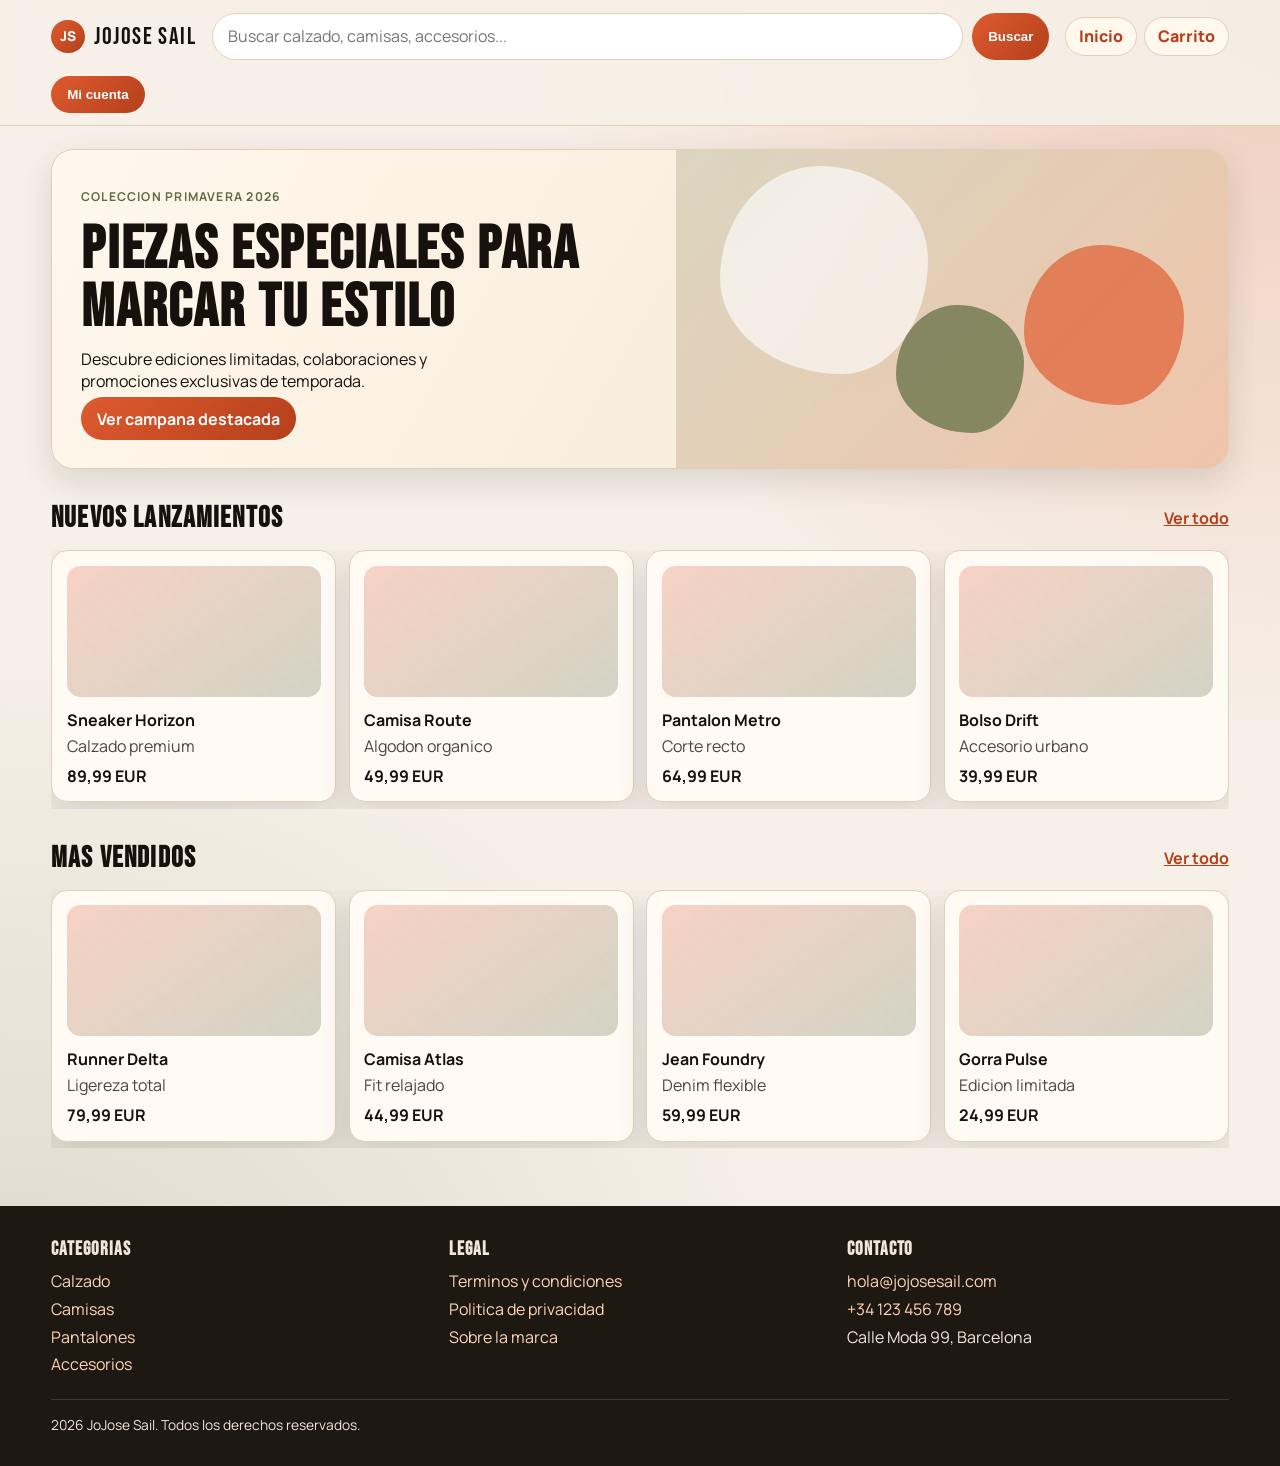
<file: index.html>
<!doctype html>
<html lang="es">
  <head>
    <meta charset="UTF-8" />
    <meta name="viewport" content="width=device-width, initial-scale=1.0" />
    <title>JoJose Sail | Home</title>
    <link rel="preconnect" href="https://fonts.googleapis.com" />
    <link rel="preconnect" href="https://fonts.gstatic.com" crossorigin />
    <link
      href="https://fonts.googleapis.com/css2?family=Bebas+Neue&family=Manrope:wght@400;600;700;800&display=swap"
      rel="stylesheet"
    />
    <link rel="stylesheet" href="styles.css" />
  </head>
  <body>
    <div class="page-shell">
      <div id="site-navbar"></div>

      <main>
        <section class="hero" aria-labelledby="hero-title">
          <div class="hero-copy">
            <p class="eyebrow">Coleccion Primavera 2026</p>
            <h1 id="hero-title">Piezas especiales para marcar tu estilo</h1>
            <p>
              Descubre ediciones limitadas, colaboraciones y promociones exclusivas de temporada.
            </p>
            <a href="producto.html" class="hero-cta">Ver campana destacada</a>
          </div>
          <div class="hero-media" aria-hidden="true">
            <div class="shape shape-a"></div>
            <div class="shape shape-b"></div>
            <div class="shape shape-c"></div>
          </div>
        </section>

        <section class="product-strip" aria-labelledby="new-launches-title">
          <div class="strip-header">
            <h2 id="new-launches-title">Nuevos lanzamientos</h2>
            <a href="producto.html">Ver todo</a>
          </div>
          <div class="horizontal-list">
            <article class="product-card">
              <div class="thumb"></div>
              <h3>Sneaker Horizon</h3>
              <p>Calzado premium</p>
              <strong>89,99 EUR</strong>
            </article>
            <article class="product-card">
              <div class="thumb"></div>
              <h3>Camisa Route</h3>
              <p>Algodon organico</p>
              <strong>49,99 EUR</strong>
            </article>
            <article class="product-card">
              <div class="thumb"></div>
              <h3>Pantalon Metro</h3>
              <p>Corte recto</p>
              <strong>64,99 EUR</strong>
            </article>
            <article class="product-card">
              <div class="thumb"></div>
              <h3>Bolso Drift</h3>
              <p>Accesorio urbano</p>
              <strong>39,99 EUR</strong>
            </article>
          </div>
        </section>

        <section class="product-strip" aria-labelledby="best-sellers-title">
          <div class="strip-header">
            <h2 id="best-sellers-title">Mas vendidos</h2>
            <a href="producto.html">Ver todo</a>
          </div>
          <div class="horizontal-list">
            <article class="product-card">
              <div class="thumb"></div>
              <h3>Runner Delta</h3>
              <p>Ligereza total</p>
              <strong>79,99 EUR</strong>
            </article>
            <article class="product-card">
              <div class="thumb"></div>
              <h3>Camisa Atlas</h3>
              <p>Fit relajado</p>
              <strong>44,99 EUR</strong>
            </article>
            <article class="product-card">
              <div class="thumb"></div>
              <h3>Jean Foundry</h3>
              <p>Denim flexible</p>
              <strong>59,99 EUR</strong>
            </article>
            <article class="product-card">
              <div class="thumb"></div>
              <h3>Gorra Pulse</h3>
              <p>Edicion limitada</p>
              <strong>24,99 EUR</strong>
            </article>
          </div>
        </section>
      </main>

      <div id="site-footer"></div>
    </div>

    <script src="components.js"></script>
  </body>
</html>
</file>
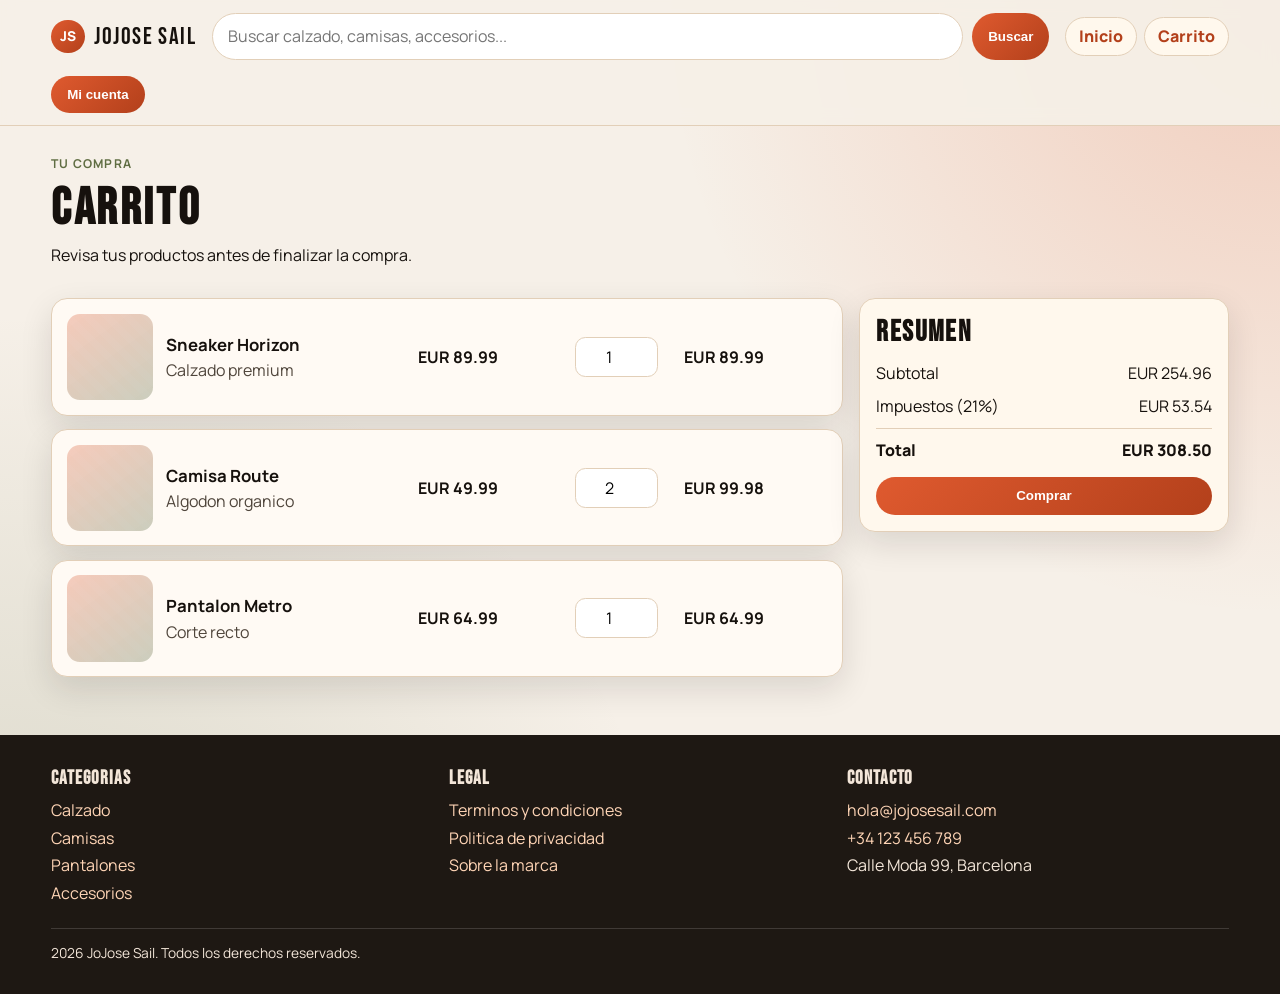
<file: carrito.html>
<!doctype html>
<html lang="es">
  <head>
    <meta charset="UTF-8" />
    <meta name="viewport" content="width=device-width, initial-scale=1.0" />
    <title>JoJose Sail | Carrito</title>
    <link rel="preconnect" href="https://fonts.googleapis.com" />
    <link rel="preconnect" href="https://fonts.gstatic.com" crossorigin />
    <link
      href="https://fonts.googleapis.com/css2?family=Bebas+Neue&family=Manrope:wght@400;600;700;800&display=swap"
      rel="stylesheet"
    />
    <link rel="stylesheet" href="styles.css" />
  </head>
  <body>
    <div class="page-shell">
      <div id="site-navbar"></div>

      <main class="cart-main">
        <section class="cart-header">
          <p class="eyebrow">Tu compra</p>
          <h1>Carrito</h1>
          <p>Revisa tus productos antes de finalizar la compra.</p>
        </section>

        <section class="cart-layout" aria-label="Vista completa del carrito">
          <div class="cart-list" id="cart-list">
            <article class="cart-item" data-price="89.99" data-qty="1">
              <div class="cart-thumb" aria-hidden="true"></div>
              <div class="cart-product-info">
                <h2>Sneaker Horizon</h2>
                <p>Calzado premium</p>
              </div>
              <p class="cart-unit-price">EUR 89.99</p>
              <label class="qty-wrap" for="qty-1">
                <span class="sr-only">Cantidad de Sneaker Horizon</span>
                <input id="qty-1" class="qty-input" type="number" min="1" value="1" />
              </label>
              <p class="cart-line-total">EUR 89.99</p>
            </article>

            <article class="cart-item" data-price="49.99" data-qty="2">
              <div class="cart-thumb" aria-hidden="true"></div>
              <div class="cart-product-info">
                <h2>Camisa Route</h2>
                <p>Algodon organico</p>
              </div>
              <p class="cart-unit-price">EUR 49.99</p>
              <label class="qty-wrap" for="qty-2">
                <span class="sr-only">Cantidad de Camisa Route</span>
                <input id="qty-2" class="qty-input" type="number" min="1" value="2" />
              </label>
              <p class="cart-line-total">EUR 99.98</p>
            </article>

            <article class="cart-item" data-price="64.99" data-qty="1">
              <div class="cart-thumb" aria-hidden="true"></div>
              <div class="cart-product-info">
                <h2>Pantalon Metro</h2>
                <p>Corte recto</p>
              </div>
              <p class="cart-unit-price">EUR 64.99</p>
              <label class="qty-wrap" for="qty-3">
                <span class="sr-only">Cantidad de Pantalon Metro</span>
                <input id="qty-3" class="qty-input" type="number" min="1" value="1" />
              </label>
              <p class="cart-line-total">EUR 64.99</p>
            </article>
          </div>

          <aside class="cart-summary" aria-label="Cuadro de totalizacion">
            <h2>Resumen</h2>
            <dl>
              <div>
                <dt>Subtotal</dt>
                <dd id="subtotal">EUR 0.00</dd>
              </div>
              <div>
                <dt>Impuestos (21%)</dt>
                <dd id="taxes">EUR 0.00</dd>
              </div>
              <div class="total-row">
                <dt>Total</dt>
                <dd id="total">EUR 0.00</dd>
              </div>
            </dl>
            <button class="buy-button" type="button">Comprar</button>
          </aside>
        </section>
      </main>

      <div id="site-footer"></div>
    </div>

    <script src="components.js"></script>
    <script src="cart.js"></script>
  </body>
</html>
</file>
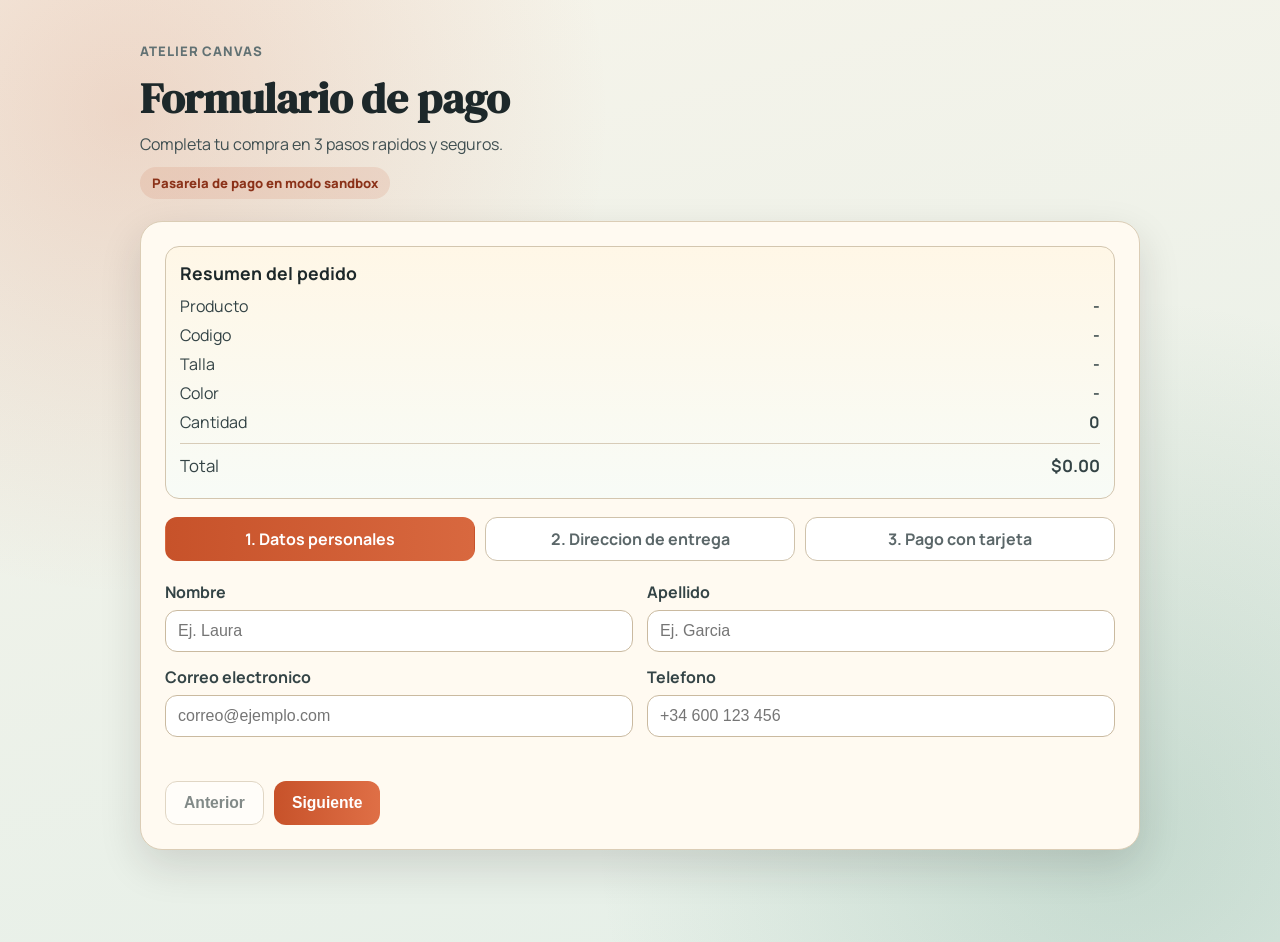
<file: checkout.html>
<!doctype html>
<html lang="es">
<head>
  <meta charset="UTF-8">
  <meta name="viewport" content="width=device-width, initial-scale=1.0">
  <title>Checkout | Tienda Virtual</title>
  <link rel="preconnect" href="https://fonts.googleapis.com">
  <link rel="preconnect" href="https://fonts.gstatic.com" crossorigin>
  <link href="https://fonts.googleapis.com/css2?family=DM+Serif+Display:ital@0;1&family=Manrope:wght@400;600;700;800&display=swap" rel="stylesheet">
  <link rel="stylesheet" href="checkout.css">
</head>
<body>
  <main class="checkout-page">
    <header class="checkout-header">
      <p class="brand">Atelier Canvas</p>
      <h1>Formulario de pago</h1>
      <p class="subtitle">Completa tu compra en 3 pasos rapidos y seguros.</p>
      <p class="sandbox-badge">Pasarela de pago en modo sandbox</p>
    </header>

    <section class="checkout-shell" aria-label="Flujo de pago en tres pasos">
      <aside class="order-summary" aria-label="Resumen del pedido">
        <h2>Resumen del pedido</h2>
        <p class="summary-line"><span>Producto</span><strong id="summaryProduct">-</strong></p>
        <p class="summary-line"><span>Codigo</span><strong id="summaryCode">-</strong></p>
        <p class="summary-line"><span>Talla</span><strong id="summarySize">-</strong></p>
        <p class="summary-line"><span>Color</span><strong id="summaryColor">-</strong></p>
        <p class="summary-line"><span>Cantidad</span><strong id="summaryQty">0</strong></p>
        <p class="summary-line total"><span>Total</span><strong id="summaryTotal">$0.00</strong></p>
      </aside>

      <ol class="stepper" id="stepper">
        <li class="step active" data-step="1">1. Datos personales</li>
        <li class="step" data-step="2">2. Direccion de entrega</li>
        <li class="step" data-step="3">3. Pago con tarjeta</li>
      </ol>

      <form id="checkoutForm" novalidate>
        <section class="form-step active" data-step="1" aria-label="Datos personales">
          <div class="field-grid two-col">
            <label>
              Nombre
              <input type="text" name="firstName" required autocomplete="given-name" placeholder="Ej. Laura">
            </label>
            <label>
              Apellido
              <input type="text" name="lastName" required autocomplete="family-name" placeholder="Ej. Garcia">
            </label>
          </div>
          <div class="field-grid two-col">
            <label>
              Correo electronico
              <input type="email" name="email" required autocomplete="email" placeholder="correo@ejemplo.com">
            </label>
            <label>
              Telefono
              <input type="tel" name="phone" required autocomplete="tel" placeholder="+34 600 123 456">
            </label>
          </div>
        </section>

        <section class="form-step" data-step="2" aria-label="Direccion de entrega">
          <div class="field-grid one-col">
            <label>
              Direccion
              <input type="text" name="address" required autocomplete="address-line1" placeholder="Calle, numero y piso">
            </label>
          </div>
          <div class="field-grid three-col">
            <label>
              Ciudad
              <input type="text" name="city" required autocomplete="address-level2" placeholder="Madrid">
            </label>
            <label>
              Provincia / Estado
              <input type="text" name="region" required autocomplete="address-level1" placeholder="Madrid">
            </label>
            <label>
              Codigo postal
              <input type="text" name="postalCode" required autocomplete="postal-code" placeholder="28001">
            </label>
          </div>
          <div class="field-grid two-col">
            <label>
              Pais
              <input type="text" name="country" required autocomplete="country-name" placeholder="Espana">
            </label>
            <label>
              Referencia de entrega (opcional)
              <input type="text" name="deliveryRef" placeholder="Edificio, puerta, etc.">
            </label>
          </div>
        </section>

        <section class="form-step" data-step="3" aria-label="Pago con tarjeta">
          <div class="field-grid one-col">
            <label>
              Nombre en la tarjeta
              <input type="text" name="cardName" required autocomplete="cc-name" placeholder="Como aparece en la tarjeta">
            </label>
          </div>
          <div class="field-grid one-col">
            <label>
              Numero de tarjeta
              <input type="text" name="cardNumber" required autocomplete="cc-number" inputmode="numeric" maxlength="19" placeholder="1234 5678 9012 3456">
            </label>
          </div>
          <div class="field-grid two-col">
            <label>
              Vencimiento (MM/AA)
              <input type="text" name="expiry" required autocomplete="cc-exp" inputmode="numeric" maxlength="5" placeholder="08/28">
            </label>
            <label>
              CVV
              <input type="password" name="cvv" required autocomplete="cc-csc" inputmode="numeric" maxlength="4" placeholder="123">
            </label>
          </div>
        </section>

        <p class="step-error" id="stepError" aria-live="polite"></p>

        <div class="actions">
          <button type="button" id="prevBtn" class="btn ghost" disabled>Anterior</button>
          <button type="button" id="nextBtn" class="btn primary">Siguiente</button>
          <button type="submit" id="submitBtn" class="btn success hidden">Pagar ahora</button>
        </div>
      </form>

      <p class="success-message hidden" id="successMessage" aria-live="polite">
        Pago procesado con exito. Gracias por tu compra.
      </p>
    </section>
  </main>

  <script src="checkout.js" defer></script>
</body>
</html>
</file>
<file: styles.css>
:root {
  --ink: #16110d;
  --paper: #f6f0e8;
  --sand: #e8dac6;
  --accent: #df5a2f;
  --accent-dark: #b3401b;
  --olive: #5f6d42;
  --card: #fffaf4;
  --line: #e2cfb8;
  --shadow: 0 12px 32px rgba(22, 17, 13, 0.12);
}

* {
  box-sizing: border-box;
}

html,
body {
  margin: 0;
  padding: 0;
}

body {
  font-family: "Manrope", sans-serif;
  color: var(--ink);
  background:
    radial-gradient(circle at 100% 0%, rgba(223, 90, 47, 0.24), transparent 38%),
    radial-gradient(circle at 0% 100%, rgba(95, 109, 66, 0.2), transparent 42%),
    var(--paper);
}

.page-shell {
  min-height: 100vh;
}

.topbar {
  position: sticky;
  top: 0;
  z-index: 20;
  display: grid;
  grid-template-columns: auto 1fr auto;
  gap: 1rem;
  align-items: center;
  padding: 0.8rem 4vw;
  background: rgba(246, 240, 232, 0.92);
  backdrop-filter: blur(8px);
  border-bottom: 1px solid var(--line);
}

.logo {
  display: inline-flex;
  align-items: center;
  gap: 0.6rem;
  text-decoration: none;
  color: var(--ink);
}

.logo-mark {
  width: 2.1rem;
  height: 2.1rem;
  border-radius: 50%;
  background: linear-gradient(135deg, var(--accent), var(--accent-dark));
  color: #fff;
  display: grid;
  place-items: center;
  font-size: 0.85rem;
  font-weight: 800;
}

.logo-text {
  font-family: "Bebas Neue", sans-serif;
  letter-spacing: 0.06em;
  font-size: 1.5rem;
}

.search-wrap {
  display: grid;
  grid-template-columns: 1fr auto;
  gap: 0.55rem;
}

.quick-links {
  display: inline-flex;
  gap: 0.45rem;
  align-items: center;
}

.quick-links a {
  text-decoration: none;
  color: var(--accent-dark);
  font-weight: 800;
  border: 1px solid var(--line);
  border-radius: 999px;
  padding: 0.46rem 0.8rem;
  background: #fff8ed;
}

.search-wrap input {
  border: 1px solid var(--line);
  border-radius: 999px;
  padding: 0.72rem 0.95rem;
  background: #fff;
  font: inherit;
}

.search-wrap button,
.account-menu button,
.hero-cta {
  border: 0;
  border-radius: 999px;
  background: linear-gradient(135deg, var(--accent), var(--accent-dark));
  color: #fff;
  font-weight: 700;
  padding: 0.68rem 1rem;
  cursor: pointer;
  text-decoration: none;
}

.account-menu button {
  white-space: nowrap;
}

.sr-only {
  position: absolute;
  width: 1px;
  height: 1px;
  padding: 0;
  margin: -1px;
  overflow: hidden;
  clip: rect(0, 0, 0, 0);
  border: 0;
}

main {
  display: grid;
  gap: 2rem;
  padding: 1.4rem 4vw 2.6rem;
}

.hero {
  display: grid;
  grid-template-columns: 1.1fr 1fr;
  gap: 1rem;
  min-height: 20rem;
  background: linear-gradient(120deg, #fff8ed, #f5e6d1);
  border: 1px solid var(--line);
  border-radius: 1.4rem;
  box-shadow: var(--shadow);
  overflow: hidden;
}

.hero-copy {
  padding: 1.8rem;
  align-self: center;
  animation: rise-in 0.55s ease-out both;
}

.eyebrow {
  margin: 0;
  color: var(--olive);
  letter-spacing: 0.1em;
  text-transform: uppercase;
  font-weight: 700;
  font-size: 0.76rem;
}

.hero h1 {
  margin: 0.42rem 0 0.7rem;
  font-family: "Bebas Neue", sans-serif;
  font-size: clamp(2rem, 4.8vw, 3.8rem);
  line-height: 0.95;
  letter-spacing: 0.03em;
}

.hero p {
  margin: 0 0 1rem;
  max-width: 40ch;
}

.hero-media {
  position: relative;
  isolation: isolate;
  background: linear-gradient(135deg, rgba(95, 109, 66, 0.2), rgba(223, 90, 47, 0.24));
}

.shape {
  position: absolute;
  border-radius: 48% 52% 41% 59% / 54% 45% 55% 46%;
  animation: floaty 4.4s ease-in-out infinite;
}

.shape-a {
  width: 13rem;
  height: 13rem;
  top: 1rem;
  left: 8%;
  background: rgba(255, 255, 255, 0.62);
}

.shape-b {
  width: 10rem;
  height: 10rem;
  right: 8%;
  top: 30%;
  background: rgba(223, 90, 47, 0.68);
  animation-delay: 0.65s;
}

.shape-c {
  width: 8rem;
  height: 8rem;
  left: 40%;
  bottom: 11%;
  background: rgba(95, 109, 66, 0.72);
  animation-delay: 1s;
}

.product-strip {
  display: grid;
  gap: 0.9rem;
}

.strip-header {
  display: flex;
  align-items: center;
  justify-content: space-between;
}

.strip-header h2 {
  margin: 0;
  font-family: "Bebas Neue", sans-serif;
  font-size: 1.8rem;
  letter-spacing: 0.04em;
}

.strip-header a {
  color: var(--accent-dark);
  font-weight: 700;
}

.horizontal-list {
  display: grid;
  grid-auto-flow: column;
  grid-auto-columns: minmax(13rem, 1fr);
  gap: 0.8rem;
  overflow-x: auto;
  padding-bottom: 0.4rem;
  scroll-snap-type: x mandatory;
}

.horizontal-list::-webkit-scrollbar {
  height: 0.5rem;
}

.horizontal-list::-webkit-scrollbar-thumb {
  background: #ccb293;
  border-radius: 999px;
}

.product-card {
  scroll-snap-align: start;
  border: 1px solid var(--line);
  border-radius: 1rem;
  background: var(--card);
  box-shadow: var(--shadow);
  padding: 0.9rem;
  transform: translateY(8px);
  opacity: 0;
  animation: rise-in 0.45s ease-out forwards;
}

.product-card:nth-child(2) {
  animation-delay: 0.1s;
}

.product-card:nth-child(3) {
  animation-delay: 0.2s;
}

.product-card:nth-child(4) {
  animation-delay: 0.3s;
}

.thumb {
  height: 8.2rem;
  border-radius: 0.85rem;
  margin-bottom: 0.75rem;
  background:
    linear-gradient(145deg, rgba(223, 90, 47, 0.26), rgba(95, 109, 66, 0.28)),
    repeating-linear-gradient(
      45deg,
      rgba(255, 255, 255, 0.5) 0,
      rgba(255, 255, 255, 0.5) 7px,
      rgba(255, 255, 255, 0.25) 7px,
      rgba(255, 255, 255, 0.25) 14px
    );
}

.product-card h3 {
  margin: 0;
  font-size: 1rem;
}

.product-card p {
  margin: 0.25rem 0 0.5rem;
  color: #4f453b;
}

.site-footer {
  margin-top: 1rem;
  background: #1e1813;
  color: #f3e6d9;
  padding: 2rem 4vw;
}

.footer-grid {
  display: grid;
  grid-template-columns: repeat(3, minmax(0, 1fr));
  gap: 1rem;
}

.site-footer h3 {
  margin: 0 0 0.6rem;
  font-family: "Bebas Neue", sans-serif;
  letter-spacing: 0.05em;
}

.site-footer ul {
  margin: 0;
  padding: 0;
  list-style: none;
  display: grid;
  gap: 0.35rem;
}

.site-footer a {
  color: #ffd5b6;
  text-decoration: none;
}

.footer-note {
  margin: 1.5rem 0 0;
  border-top: 1px solid rgba(255, 255, 255, 0.15);
  padding-top: 0.9rem;
  font-size: 0.86rem;
}

@keyframes rise-in {
  from {
    transform: translateY(8px);
    opacity: 0;
  }
  to {
    transform: translateY(0);
    opacity: 1;
  }
}

@keyframes floaty {
  0%,
  100% {
    transform: translateY(0);
  }
  50% {
    transform: translateY(-12px);
  }
}

@media (max-width: 980px) {
  .topbar {
    grid-template-columns: 1fr;
  }

  .quick-links {
    justify-content: start;
  }

  .hero {
    grid-template-columns: 1fr;
  }

  .hero-media {
    min-height: 13rem;
  }

  .footer-grid {
    grid-template-columns: 1fr 1fr;
  }
}

@media (max-width: 640px) {
  .search-wrap {
    grid-template-columns: 1fr;
  }

  .footer-grid {
    grid-template-columns: 1fr;
  }

  .hero-copy {
    padding: 1.3rem;
  }
}

.cart-main {
  padding-top: 1.8rem;
}

.cart-header {
  display: grid;
  gap: 0.35rem;
}

.cart-header h1 {
  margin: 0;
  font-family: "Bebas Neue", sans-serif;
  font-size: clamp(2.1rem, 5vw, 3.2rem);
  letter-spacing: 0.05em;
}

.cart-header p {
  margin: 0;
}

.cart-layout {
  display: grid;
  grid-template-columns: 1.5fr minmax(16rem, 0.7fr);
  gap: 1rem;
  align-items: start;
}

.cart-list {
  display: grid;
  gap: 0.85rem;
}

.cart-item {
  display: grid;
  grid-template-columns: 5.4rem 1fr 9rem 6rem 9rem;
  gap: 0.8rem;
  align-items: center;
  background: var(--card);
  border: 1px solid var(--line);
  border-radius: 1rem;
  box-shadow: var(--shadow);
  padding: 0.9rem;
}

.cart-thumb {
  width: 5.4rem;
  height: 5.4rem;
  border-radius: 0.8rem;
  background:
    linear-gradient(145deg, rgba(223, 90, 47, 0.3), rgba(95, 109, 66, 0.32)),
    repeating-linear-gradient(
      45deg,
      rgba(255, 255, 255, 0.5) 0,
      rgba(255, 255, 255, 0.5) 7px,
      rgba(255, 255, 255, 0.25) 7px,
      rgba(255, 255, 255, 0.25) 14px
    );
}

.cart-product-info h2 {
  margin: 0;
  font-size: 1.05rem;
}

.cart-product-info p {
  margin: 0.2rem 0 0;
  color: #4f453b;
}

.cart-unit-price,
.cart-line-total {
  margin: 0;
  font-weight: 700;
}

.qty-wrap {
  display: inline-grid;
}

.qty-input {
  width: 100%;
  max-width: 5.2rem;
  border: 1px solid var(--line);
  border-radius: 0.65rem;
  padding: 0.5rem;
  font: inherit;
  text-align: center;
  background: #fff;
}

.cart-summary {
  background: #fff8ed;
  border: 1px solid var(--line);
  border-radius: 1rem;
  box-shadow: var(--shadow);
  padding: 1rem;
  position: sticky;
  top: 5.5rem;
}

.cart-summary h2 {
  margin: 0 0 0.7rem;
  font-family: "Bebas Neue", sans-serif;
  font-size: 1.8rem;
  letter-spacing: 0.05em;
}

.cart-summary dl {
  margin: 0;
  display: grid;
  gap: 0.7rem;
}

.cart-summary dl div {
  display: flex;
  justify-content: space-between;
  align-items: baseline;
  gap: 0.6rem;
}

.cart-summary dt,
.cart-summary dd {
  margin: 0;
}

.cart-summary .total-row {
  border-top: 1px solid var(--line);
  padding-top: 0.6rem;
  font-weight: 800;
}

.buy-button {
  width: 100%;
  margin-top: 1rem;
  border: 0;
  border-radius: 999px;
  background: linear-gradient(135deg, var(--accent), var(--accent-dark));
  color: #fff;
  font-weight: 800;
  padding: 0.72rem 1rem;
  cursor: pointer;
}

@media (max-width: 1100px) {
  .cart-item {
    grid-template-columns: 4.6rem 1fr 7.5rem 5rem 7.5rem;
  }

  .cart-thumb {
    width: 4.6rem;
    height: 4.6rem;
  }
}

@media (max-width: 900px) {
  .cart-layout {
    grid-template-columns: 1fr;
  }

  .cart-summary {
    position: static;
  }
}

@media (max-width: 700px) {
  .cart-item {
    grid-template-columns: 1fr;
    gap: 0.55rem;
    align-items: start;
  }

  .qty-input {
    max-width: 100%;
  }
}

.product-main {
  padding-top: 1.8rem;
}

.product-page {
  width: min(1100px, 92vw);
  margin: 0 auto;
}

.product-top-bar {
  display: flex;
  justify-content: space-between;
  align-items: center;
  margin-bottom: 0.9rem;
  padding: 0.7rem 0.9rem;
  border: 1px solid var(--line);
  border-radius: 0.9rem;
  background: rgba(255, 250, 240, 0.72);
  backdrop-filter: blur(4px);
}

.store-name,
.cart-status {
  margin: 0;
  font-weight: 700;
  color: #39484a;
}

.cart-count {
  display: inline-flex;
  justify-content: center;
  align-items: center;
  min-width: 1.9rem;
  height: 1.9rem;
  padding: 0 0.5rem;
  margin-left: 0.4rem;
  border-radius: 999px;
  color: #fff;
  background: linear-gradient(135deg, var(--accent), var(--accent-dark));
}

.product-view-card {
  background: var(--card);
  border: 1px solid var(--line);
  border-radius: 1.4rem;
  box-shadow: var(--shadow);
  overflow: hidden;
}

.product-grid {
  display: grid;
  grid-template-columns: 1fr 1fr;
  min-height: 32.5rem;
}

.product-image-column {
  position: relative;
  padding: 1.5rem;
}

.product-image {
  width: 100%;
  height: 100%;
  object-fit: cover;
  border-radius: 1.2rem;
  border: 1px solid rgba(220, 207, 185, 0.9);
}

.product-info-column {
  padding: 2.2rem 2.4rem;
  display: flex;
  flex-direction: column;
  justify-content: center;
}

.product-category {
  margin: 0;
  color: #5f6b6d;
  letter-spacing: 0.06em;
  text-transform: uppercase;
  font-size: 0.82rem;
  font-weight: 700;
}

.product-name {
  margin: 0.5rem 0 1.3rem;
  font-family: "DM Serif Display", serif;
  font-size: clamp(1.95rem, 3vw, 2.75rem);
  line-height: 1.08;
}

.product-meta {
  display: grid;
  grid-template-columns: 1fr 1fr;
  gap: 0.6rem 1rem;
  margin: 0;
}

.product-meta dt {
  font-size: 0.86rem;
  color: #5f6b6d;
  text-transform: uppercase;
  letter-spacing: 0.05em;
  margin-bottom: 0.2rem;
}

.product-meta dd {
  margin: 0;
  font-size: 1.02rem;
  font-weight: 700;
}

.product-price {
  margin: 1.4rem 0;
  font-size: clamp(2rem, 3.2vw, 2.6rem);
  font-weight: 800;
  color: var(--accent);
}

.variant-block {
  display: grid;
  gap: 0.9rem;
  margin-bottom: 1rem;
}

.variant-title {
  margin: 0 0 0.5rem;
  color: #5f6b6d;
  font-weight: 700;
}

.size-options,
.color-options {
  display: flex;
  gap: 0.6rem;
  flex-wrap: wrap;
}

.option-chip {
  border: 1px solid #c9baa1;
  background: #fff;
  color: #2b3b3d;
  border-radius: 999px;
  min-width: 2.8rem;
  padding: 0.5rem 0.85rem;
  font-weight: 700;
  cursor: pointer;
  transition: all 0.2s ease;
}

.option-chip.active {
  border-color: var(--accent);
  color: #fff;
  background: var(--accent);
}

.color-swatch {
  width: 2.1rem;
  height: 2.1rem;
  border: 2px solid rgba(55, 48, 41, 0.2);
  border-radius: 50%;
  cursor: pointer;
  transition: transform 0.2s ease, border-color 0.2s ease;
}

.color-swatch.active {
  transform: scale(1.12);
  border-color: #1f2a2c;
}

.purchase-controls {
  display: grid;
  grid-template-columns: auto 6.9rem;
  gap: 0.65rem 0.9rem;
  align-items: center;
  max-width: 22.5rem;
}

.quantity-label {
  font-weight: 700;
  color: #5f6b6d;
}

.quantity-input {
  width: 100%;
  border: 1px solid #ccbfa8;
  background: #fff;
  border-radius: 0.75rem;
  padding: 0.62rem 0.75rem;
  font: inherit;
  font-weight: 600;
}

.quantity-input:focus {
  outline: 2px solid rgba(223, 90, 47, 0.35);
  outline-offset: 1px;
}

.add-to-cart {
  grid-column: 1 / -1;
  border: none;
  border-radius: 0.9rem;
  padding: 0.88rem 1rem;
  font-size: 1rem;
  font-weight: 800;
  color: #fff;
  background: linear-gradient(135deg, var(--accent), var(--accent-dark));
  cursor: pointer;
}

.add-to-cart:hover {
  filter: brightness(1.03);
  transform: translateY(-1px);
}

.go-checkout {
  grid-column: 1 / -1;
  text-align: center;
  text-decoration: none;
  border: 1px solid var(--line);
  border-radius: 999px;
  padding: 0.55rem 0.9rem;
  color: var(--accent-dark);
  font-weight: 800;
  background: #fff8ed;
}

.cart-message {
  min-height: 1.5rem;
  margin: 0.9rem 0 0;
  color: #2f5b46;
  font-weight: 700;
}

.product-details {
  border-top: 1px solid var(--line);
  padding: 2rem 2.4rem 2.4rem;
  background: linear-gradient(180deg, rgba(255, 246, 231, 0.5), rgba(245, 251, 247, 0.82));
}

.product-details h2 {
  margin: 0 0 1rem;
  font-family: "Bebas Neue", sans-serif;
  letter-spacing: 0.04em;
  font-size: 1.9rem;
}

.product-details article + article {
  margin-top: 1rem;
}

.product-details h3 {
  margin: 0 0 0.4rem;
  font-size: 1.06rem;
}

.product-details p {
  margin: 0;
  color: #314042;
  line-height: 1.62;
}

.scenario-list {
  margin: 0;
  padding-left: 1.1rem;
  color: #314042;
  line-height: 1.62;
}

@media (max-width: 900px) {
  .product-grid {
    grid-template-columns: 1fr;
  }

  .product-image-column {
    padding: 1.15rem;
    max-height: 28.5rem;
  }

  .product-info-column {
    padding: 1.7rem 1.5rem 1.9rem;
  }

  .product-details {
    padding: 1.6rem 1.5rem 1.9rem;
  }
}

@media (max-width: 520px) {
  .product-page {
    width: min(1100px, 95vw);
  }

  .product-top-bar {
    flex-direction: column;
    gap: 0.5rem;
    align-items: flex-start;
  }

  .purchase-controls {
    grid-template-columns: 1fr;
    max-width: 100%;
  }
}
</file>
<file: checkout.css>
:root {
  --bg-top: #f7f4ea;
  --bg-bottom: #e4efe8;
  --card: #fffaf1;
  --ink: #1d282a;
  --muted: #617173;
  --line: #dbcdb6;
  --accent: #c7522a;
  --accent-strong: #a33f20;
  --success: #2f6f4e;
  --radius: 18px;
  --shadow: 0 16px 42px rgba(34, 30, 25, 0.14);
}

* {
  box-sizing: border-box;
}

body {
  margin: 0;
  min-height: 100vh;
  font-family: "Manrope", sans-serif;
  color: var(--ink);
  background:
    radial-gradient(circle at 10% 12%, rgba(199, 82, 42, 0.18), transparent 34%),
    radial-gradient(circle at 88% 88%, rgba(66, 131, 104, 0.2), transparent 38%),
    linear-gradient(165deg, var(--bg-top), var(--bg-bottom));
}

.checkout-page {
  width: min(1000px, 92vw);
  margin: 42px auto;
}

.checkout-header h1 {
  margin: 8px 0 6px;
  font-family: "DM Serif Display", serif;
  font-size: clamp(2rem, 4vw, 2.7rem);
}

.brand {
  margin: 0;
  color: var(--muted);
  letter-spacing: 0.07em;
  text-transform: uppercase;
  font-size: 0.82rem;
  font-weight: 800;
}

.subtitle {
  margin: 0;
  color: #3f4f51;
}

.sandbox-badge {
  display: inline-block;
  margin: 12px 0 0;
  padding: 7px 12px;
  border-radius: 999px;
  background: rgba(199, 82, 42, 0.12);
  color: #8b3219;
  font-weight: 800;
  font-size: 0.82rem;
}

.checkout-shell {
  margin-top: 22px;
  background: var(--card);
  border: 1px solid var(--line);
  border-radius: calc(var(--radius) + 4px);
  box-shadow: var(--shadow);
  padding: 24px;
}

.order-summary {
  margin-bottom: 18px;
  border: 1px solid #d3c6af;
  border-radius: 14px;
  padding: 14px;
  background: linear-gradient(180deg, rgba(255, 245, 225, 0.65), rgba(246, 252, 248, 0.8));
}

.order-summary h2 {
  margin: 0 0 10px;
  font-size: 1.1rem;
}

.summary-line {
  display: flex;
  justify-content: space-between;
  gap: 14px;
  margin: 7px 0;
  color: #334345;
}

.summary-line.total {
  margin-top: 10px;
  padding-top: 10px;
  border-top: 1px solid #d7ccb8;
  font-size: 1.05rem;
}

.stepper {
  list-style: none;
  display: grid;
  grid-template-columns: repeat(3, 1fr);
  gap: 10px;
  margin: 0 0 20px;
  padding: 0;
}

.step {
  border: 1px solid #cfc2ab;
  border-radius: 12px;
  background: #fff;
  color: #5b6769;
  font-weight: 700;
  text-align: center;
  padding: 10px 8px;
}

.step.active {
  background: linear-gradient(90deg, var(--accent), #d8683f);
  color: #fff;
  border-color: transparent;
}

.form-step {
  display: none;
}

.form-step.active {
  display: block;
}

.field-grid {
  display: grid;
  gap: 14px;
  margin-bottom: 14px;
}

.two-col {
  grid-template-columns: repeat(2, minmax(0, 1fr));
}

.three-col {
  grid-template-columns: repeat(3, minmax(0, 1fr));
}

.one-col {
  grid-template-columns: 1fr;
}

label {
  display: flex;
  flex-direction: column;
  gap: 7px;
  font-weight: 700;
  color: #344446;
}

input {
  width: 100%;
  border: 1px solid #cabaa0;
  border-radius: 12px;
  padding: 11px 12px;
  font-size: 1rem;
  background: #fff;
}

input:focus {
  outline: 2px solid rgba(199, 82, 42, 0.3);
  outline-offset: 1px;
}

.step-error {
  min-height: 22px;
  margin: 8px 0 0;
  color: #aa3527;
  font-weight: 700;
}

.actions {
  display: flex;
  gap: 10px;
  margin-top: 8px;
}

.btn {
  border: none;
  border-radius: 12px;
  padding: 12px 18px;
  font-size: 0.98rem;
  font-weight: 800;
  cursor: pointer;
}

.btn:disabled {
  cursor: not-allowed;
  opacity: 0.6;
}

.btn.ghost {
  border: 1px solid #cdbfa7;
  background: #fff;
  color: #304143;
}

.btn.primary {
  color: #fff;
  background: linear-gradient(90deg, var(--accent), #df6f46);
}

.btn.success {
  color: #fff;
  background: linear-gradient(90deg, var(--success), #3a8660);
}

.success-message {
  margin: 16px 0 4px;
  padding: 12px 14px;
  border-radius: 12px;
  background: rgba(47, 111, 78, 0.14);
  color: #1f5f3d;
  font-weight: 700;
}

.hidden {
  display: none;
}

@media (max-width: 900px) {
  .stepper {
    grid-template-columns: 1fr;
  }

  .three-col,
  .two-col {
    grid-template-columns: 1fr;
  }

  .checkout-shell {
    padding: 18px;
  }
}
</file>
